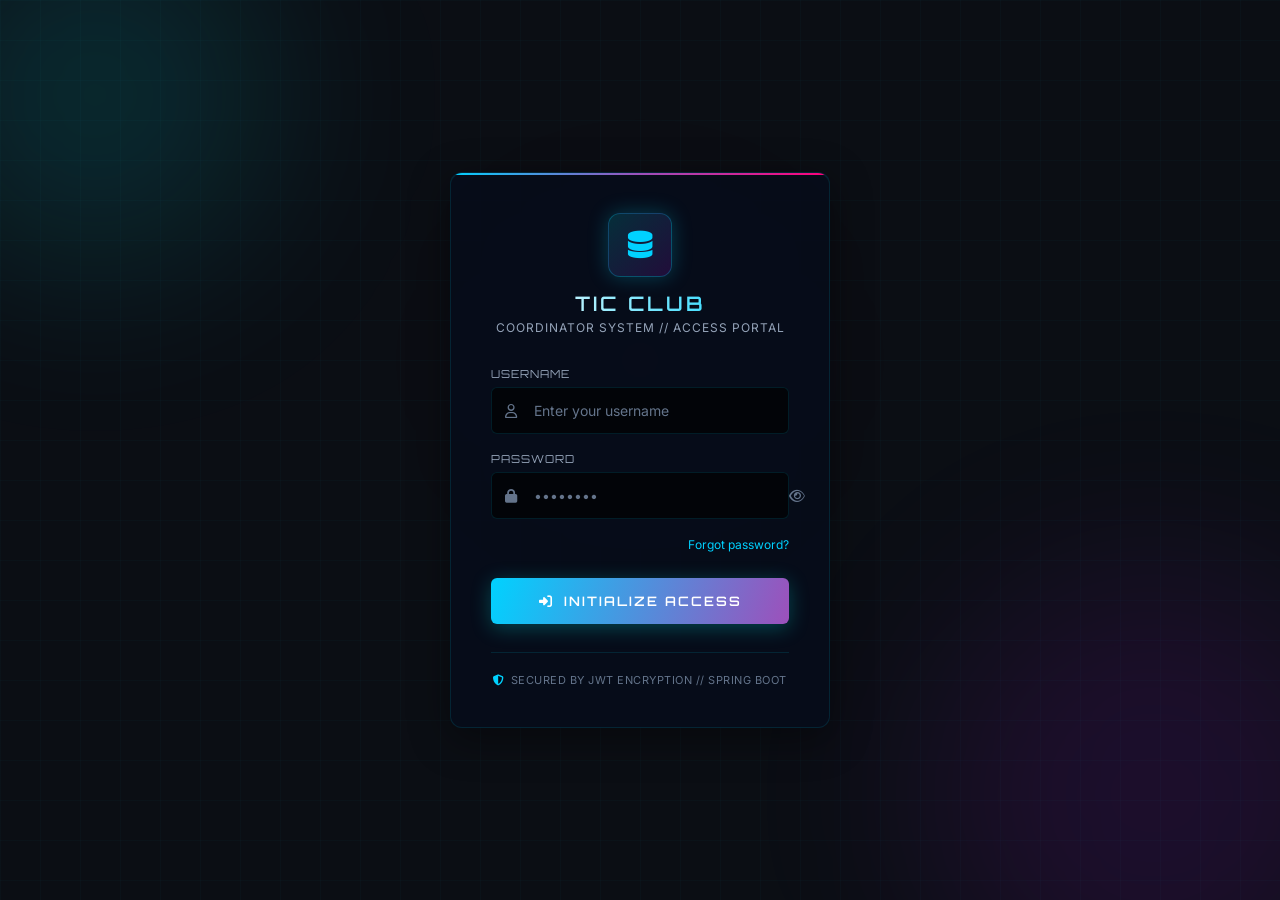
<file: frontend/index.html>
<!DOCTYPE html>
<html lang="en">
<head>
    <meta charset="UTF-8">
    <meta name="viewport" content="width=device-width, initial-scale=1.0">
    <title>Login — TIC Club Data Management</title>
    <link rel="stylesheet" href="https://cdnjs.cloudflare.com/ajax/libs/font-awesome/6.5.0/css/all.min.css">
    <link rel="stylesheet" href="./assets/css/main.css">
    <link rel="stylesheet" href="./assets/css/auth.css">
</head>
<body class="auth-page">
    <!-- Ambient Orbs -->
    <div class="orb orb-1"></div>
    <div class="orb orb-2"></div>
    <div class="orb orb-3"></div>

    <div class="auth-wrap">
        <div class="auth-card">
            <div class="auth-logo">
                <div class="logo-box"><i class="fa-solid fa-database"></i></div>
                <h1>TIC Club</h1>
                <p>COORDINATOR SYSTEM // ACCESS PORTAL</p>
            </div>

            <div class="alert error" id="alertBox">
                <i class="fa-solid fa-triangle-exclamation"></i>
                <span id="alertMsg">Invalid credentials.</span>
            </div>

            <form class="auth-form" id="loginForm" novalidate>
                <div class="input-group">
                    <label>Username</label>
                    <div class="input-icon-wrap">
                        <input class="input-field" type="text" id="username" placeholder="Enter your username" autocomplete="username" required>
                        <i class="fa-regular fa-user"></i>
                    </div>
                </div>

                <div class="input-group">
                    <label>Password</label>
                    <div class="pass-wrap input-icon-wrap">
                        <input class="input-field" type="password" id="password" placeholder="••••••••" autocomplete="current-password" required>
                        <i class="fa-solid fa-lock"></i>
                        <button type="button" class="toggle-pass" id="togglePass">
                            <i class="fa-regular fa-eye" id="eyeIcon"></i>
                        </button>
                    </div>
                </div>

                <div class="form-extras">
                    <a href="forgot-password.html" class="form-link">Forgot password?</a>
                </div>

                <button type="submit" class="auth-btn" id="loginBtn">
                    <i class="fa-solid fa-right-to-bracket" id="btnIcon"></i>
                    <span id="btnText">INITIALIZE ACCESS</span>
                    <div class="spinner" id="loginSpinner"></div>
                </button>
            </form>

            <div class="auth-footer">
                <p><i class="fa-solid fa-shield-halved" style="color:var(--cyan);margin-right:6px;"></i>SECURED BY JWT ENCRYPTION // SPRING BOOT</p>
            </div>
        </div>
    </div>

    <script src="./assets/js/api.js"></script>
    <script src="./assets/js/auth.js"></script>
</body>
</html>
</file>
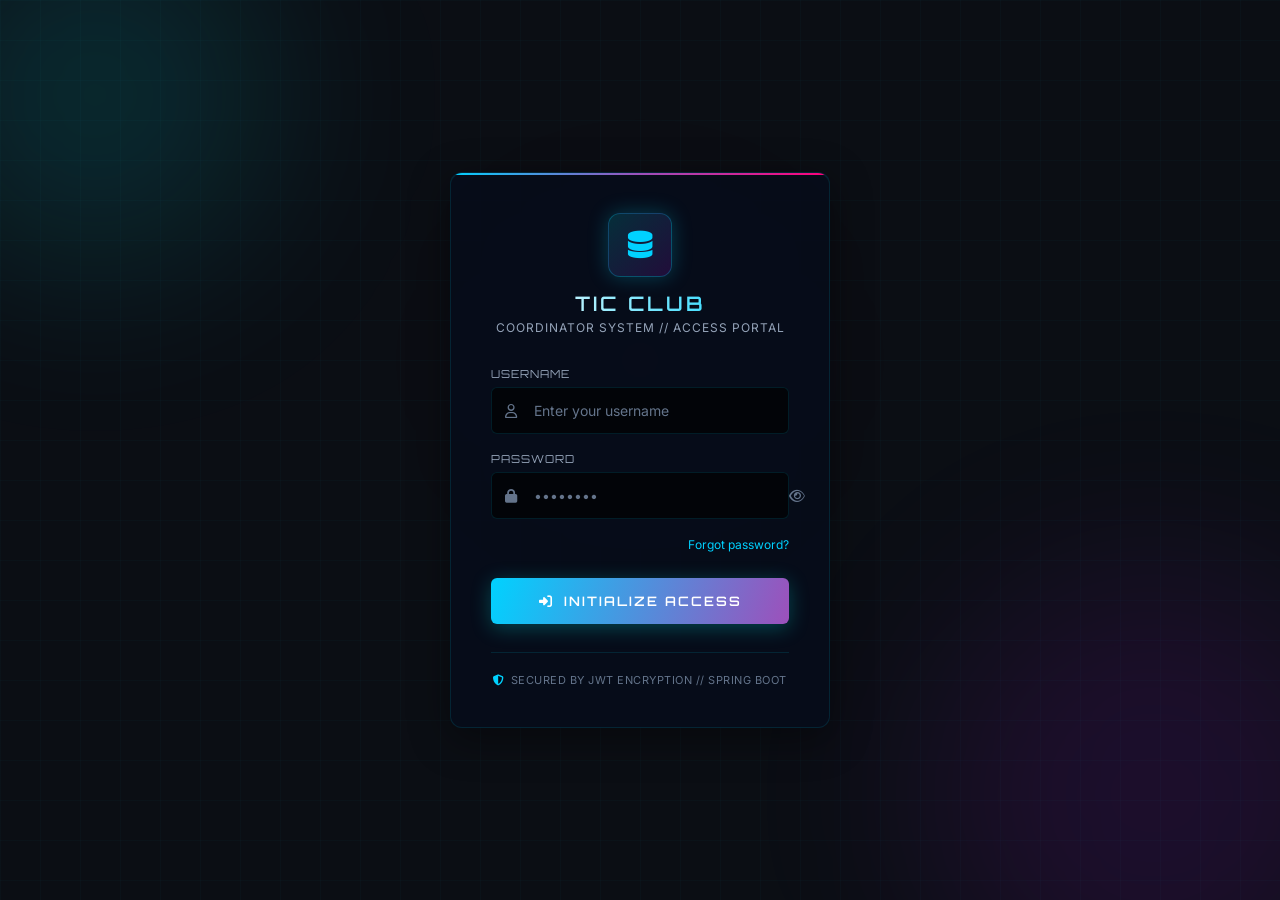
<file: frontend/attendance.html>
<!DOCTYPE html>
<html lang="en">
<head>
    <meta charset="UTF-8">
    <meta name="viewport" content="width=device-width, initial-scale=1.0">
    <title>Attendance — TIC Club System</title>
    <link rel="stylesheet" href="https://cdnjs.cloudflare.com/ajax/libs/font-awesome/6.5.0/css/all.min.css">
    <link rel="stylesheet" href="./assets/css/main.css">
    <link rel="stylesheet" href="./assets/css/dashboard.css">
</head>
<body>
<div class="app">
    <aside class="sidebar">
        <div class="sidebar-brand"><div class="brand-logo"><div class="brand-icon"><i class="fa-solid fa-database"></i></div><div><div class="brand-name">TIC CLUB</div><div class="brand-sub">DATA MANAGEMENT SYSTEM</div></div></div></div>
        <nav>
            <div class="nav-section">
                <div class="nav-label">Core</div>
                <a href="dashboard.html" class="nav-item"><i class="fa-solid fa-gauge-high"></i> Dashboard</a>
                <a href="students.html"  class="nav-item"><i class="fa-solid fa-user-graduate"></i> Students</a>
                <a href="teams.html"     class="nav-item"><i class="fa-solid fa-users"></i> Teams</a>
                <a href="events.html"    class="nav-item"><i class="fa-solid fa-calendar-days"></i> Events</a>
                <a href="attendance.html"class="nav-item active"><i class="fa-solid fa-clipboard-check"></i> Attendance</a>
            </div>
            <div class="nav-section"><div class="nav-label">Analytics</div><a href="reports.html" class="nav-item"><i class="fa-solid fa-chart-bar"></i> Reports</a></div>
        </nav>
        <div class="sidebar-footer"><div class="user-mini"><div class="user-avatar">A</div><div class="user-info"><div class="name">Admin</div><div class="role">ROLE_ADMIN</div></div><button class="logout-btn" id="logoutBtn"><i class="fa-solid fa-right-from-bracket"></i></button></div></div>
    </aside>

    <main class="main">
        <header class="topbar">
            <span class="page-title">ATTENDANCE MANAGEMENT</span>
            <div class="topbar-actions" style="margin-left:auto;"><div class="topbar-icon"><i class="fa-regular fa-bell"></i></div></div>
        </header>

        <div class="page-content">
            <!-- Filter Bar -->
            <div class="card" style="margin-bottom:20px;">
                <div class="section-title" style="margin-bottom:16px;">Filter by Event</div>
                <div style="display:flex;gap:12px;align-items:center;flex-wrap:wrap;">
                    <div style="flex:1;min-width:200px;">
                        <select class="input-field" id="eventFilter" onchange="loadAttendance()">
                            <option value="">Select an Event...</option>
                        </select>
                    </div>
                    <button class="btn btn-primary" onclick="openMarkModal()"><i class="fa-solid fa-plus"></i> Mark Attendance</button>
                </div>
            </div>

            <!-- Attendance Stats -->
            <div style="display:grid;grid-template-columns:repeat(3,1fr);gap:16px;margin-bottom:20px;">
                <div class="stat-card"><div class="stat-icon cyan"><i class="fa-solid fa-users"></i></div><div class="stat-info"><h3 id="totalPresent">—</h3><p>Present</p></div></div>
                <div class="stat-card"><div class="stat-icon pink"><i class="fa-solid fa-user-xmark"></i></div><div class="stat-info"><h3 id="totalAbsent">—</h3><p>Absent</p></div></div>
                <div class="stat-card"><div class="stat-icon purple"><i class="fa-solid fa-percent"></i></div><div class="stat-info"><h3 id="attendanceRate">—</h3><p>Attendance Rate</p></div></div>
            </div>

            <div class="table-card">
                <table class="data-table">
                    <thead>
                        <tr>
                            <th>#</th>
                            <th>Student Name</th>
                            <th>Club Dept</th>
                            <th>Event</th>
                            <th>Status</th>
                            <th>Marked At</th>
                            <th>Actions</th>
                        </tr>
                    </thead>
                    <tbody id="attendanceBody">
                        <tr><td colspan="7" style="text-align:center;color:var(--text3);padding:40px;">Select an event to view attendance.</td></tr>
                    </tbody>
                </table>
            </div>
        </div>
    </main>
</div>

<!-- MARK ATTENDANCE MODAL -->
<div class="modal-overlay" id="markModal">
    <div class="modal">
        <div class="modal-header">
            <span class="modal-title">MARK ATTENDANCE</span>
            <button class="modal-close" onclick="closeMarkModal()"><i class="fa-solid fa-xmark"></i></button>
        </div>
        <form id="attendanceForm" novalidate>
            <div class="form-grid">
                <div class="input-group full">
                    <label>Event</label>
                    <select class="input-field" id="markEvent" required>
                        <option value="">Select Event...</option>
                    </select>
                </div>
                <div class="input-group full">
                    <label>Student</label>
                    <select class="input-field" id="markStudent" required>
                        <option value="">Select Student...</option>
                    </select>
                </div>
                <div class="input-group full">
                    <label>Attendance Status</label>
                    <select class="input-field" id="markStatus" required>
                        <option value="PRESENT">Present</option>
                        <option value="ABSENT">Absent</option>
                        <option value="LATE">Late</option>
                    </select>
                </div>
            </div>
            <div class="form-actions">
                <button type="button" class="btn btn-outline" onclick="closeMarkModal()">Cancel</button>
                <button type="submit" class="btn btn-primary"><i class="fa-solid fa-check"></i> Submit</button>
            </div>
        </form>
    </div>
</div>

<script src="./assets/js/api.js"></script>
<script src="./assets/js/attendance.js"></script>
</body>
</html>
</file>
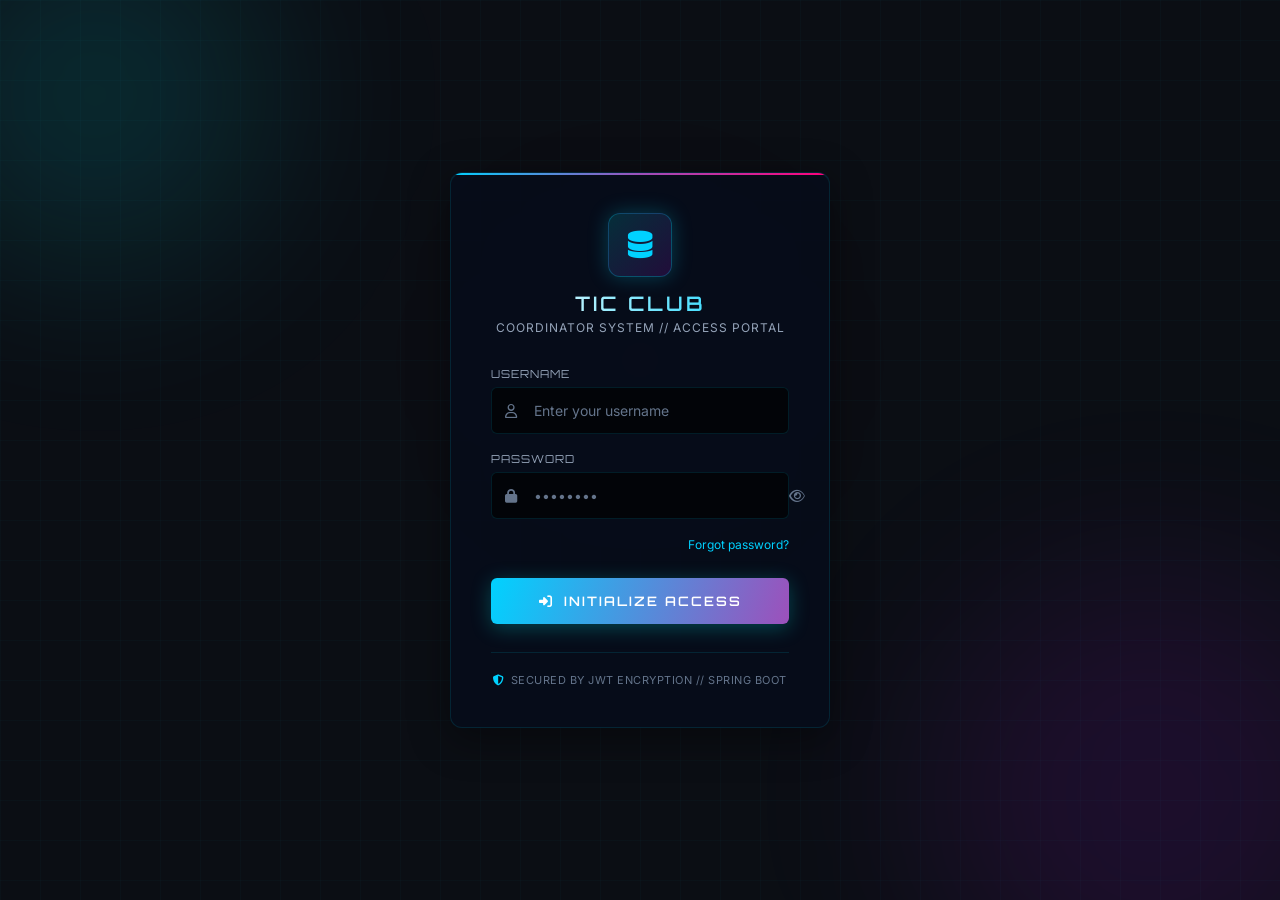
<file: frontend/events.html>
<!DOCTYPE html>
<html lang="en">
<head>
    <meta charset="UTF-8">
    <meta name="viewport" content="width=device-width, initial-scale=1.0">
    <title>Events — TIC Club System</title>
    <link rel="stylesheet" href="https://cdnjs.cloudflare.com/ajax/libs/font-awesome/6.5.0/css/all.min.css">
    <link rel="stylesheet" href="./assets/css/main.css">
    <link rel="stylesheet" href="./assets/css/dashboard.css">
</head>
<body>
<div class="app">
    <aside class="sidebar">
        <div class="sidebar-brand"><div class="brand-logo"><div class="brand-icon"><i class="fa-solid fa-database"></i></div><div><div class="brand-name">TIC CLUB</div><div class="brand-sub">DATA MANAGEMENT SYSTEM</div></div></div></div>
        <nav>
            <div class="nav-section">
                <div class="nav-label">Core</div>
                <a href="dashboard.html" class="nav-item"><i class="fa-solid fa-gauge-high"></i> Dashboard</a>
                <a href="students.html"  class="nav-item"><i class="fa-solid fa-user-graduate"></i> Students</a>
                <a href="teams.html"     class="nav-item"><i class="fa-solid fa-users"></i> Teams</a>
                <a href="events.html"    class="nav-item active"><i class="fa-solid fa-calendar-days"></i> Events</a>
                <a href="attendance.html"class="nav-item"><i class="fa-solid fa-clipboard-check"></i> Attendance</a>
            </div>
            <div class="nav-section"><div class="nav-label">Analytics</div><a href="reports.html" class="nav-item"><i class="fa-solid fa-chart-bar"></i> Reports</a></div>
        </nav>
        <div class="sidebar-footer"><div class="user-mini"><div class="user-avatar">A</div><div class="user-info"><div class="name">Admin</div><div class="role">ROLE_ADMIN</div></div><button class="logout-btn" id="logoutBtn"><i class="fa-solid fa-right-from-bracket"></i></button></div></div>
    </aside>

    <main class="main">
        <header class="topbar">
            <span class="page-title">EVENT MANAGEMENT</span>
            <div class="topbar-search"><i class="fa-solid fa-search"></i><input type="text" id="searchInput" placeholder="Search events..."></div>
            <div class="topbar-actions"><div class="topbar-icon"><i class="fa-regular fa-bell"></i></div></div>
        </header>

        <div class="page-content">
            <div class="section-header" style="margin-bottom:20px;">
                <span class="section-title">All Events</span>
                <button class="btn btn-primary" onclick="openModal()"><i class="fa-solid fa-plus"></i> Schedule Event</button>
            </div>

            <div class="table-card">
                <div class="table-toolbar">
                    <span class="text-muted" style="font-size:13px;">Events: <span id="totalCount" class="text-cyan">0</span></span>
                    <div style="margin-left:auto;display:flex;gap:10px;">
                        <select class="input-field" id="statusFilter" style="padding:8px 12px;width:auto;font-size:12px;">
                            <option value="">All Status</option>
                            <option>Upcoming</option>
                            <option>Completed</option>
                            <option>Cancelled</option>
                        </select>
                    </div>
                </div>
                <table class="data-table">
                    <thead>
                        <tr>
                            <th>#</th>
                            <th>Event Title</th>
                            <th>Date</th>
                            <th>Mode</th>
                            <th>Host By</th>
                            <th>Host Dept</th>
                            <th>Status</th>
                            <th>Actions</th>
                        </tr>
                    </thead>
                    <tbody id="eventsBody">
                        <tr><td colspan="8" style="text-align:center;color:var(--text3);padding:40px;">Loading events...</td></tr>
                    </tbody>
                </table>
            </div>
        </div>
    </main>
</div>

<!-- ADD EVENT MODAL -->
<div class="modal-overlay" id="eventModal">
    <div class="modal" style="max-width:520px;">
        <div class="modal-header">
            <span class="modal-title" id="modalTitle">SCHEDULE EVENT</span>
            <button class="modal-close" onclick="closeModal()"><i class="fa-solid fa-xmark"></i></button>
        </div>
        <form id="eventForm" novalidate>
            <div class="form-grid">
                <div class="input-group full">
                    <label>Event Title</label>
                    <input class="input-field" type="text" id="title" placeholder="e.g. AI Automation Workshop" required>
                </div>
                <div class="input-group full">
                    <label>Description</label>
                    <textarea class="input-field" id="description" placeholder="Event details..." rows="3" style="resize:vertical;"></textarea>
                </div>
                <div class="input-group">
                    <label>Event Date & Time</label>
                    <input class="input-field" type="datetime-local" id="eventDate" required>
                </div>
                <div class="input-group">
                    <label>Mode</label>
                    <select class="input-field" id="mode" required>
                        <option value="Offline">Offline</option>
                        <option value="Online">Online</option>
                        <option value="Hybrid">Hybrid</option>
                    </select>
                </div>
                <div class="input-group">
                    <label>Host By</label>
                    <input class="input-field" type="text" id="hostedBy" placeholder="e.g. Alpit">
                </div>
                <div class="input-group">
                    <label>Host Dept</label>
                    <select class="input-field" id="hostDept" required>
                        <option value="">Select Dept...</option>
                        <option>Technical</option>
                        <option>Administration</option>
                        <option>Event Management</option>
                        <option>Social Media</option>
                        <option>Research & Development</option>
                        <option>Documentation</option>
                    </select>
                </div>
            </div>
            <div class="form-actions">
                <button type="button" class="btn btn-outline" onclick="closeModal()">Cancel</button>
                <button type="submit" class="btn btn-primary">
                    <i class="fa-solid fa-calendar-plus"></i> Save Event
                </button>
            </div>
        </form>
    </div>
</div>

<script src="./assets/js/api.js"></script>
<script src="./assets/js/events.js"></script>
</body>
</html>
</file>
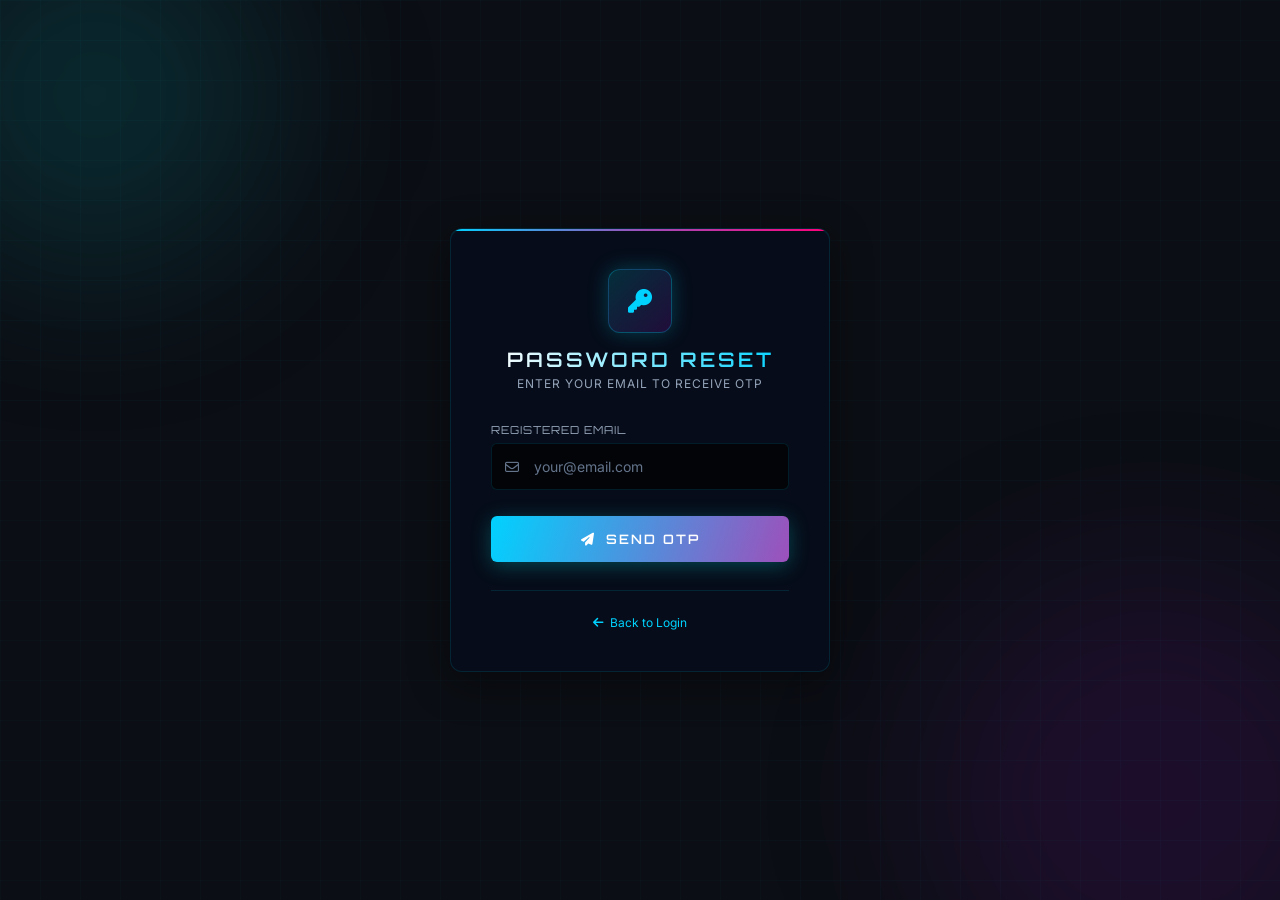
<file: frontend/forgot-password.html>
<!DOCTYPE html>
<html lang="en">
<head>
    <meta charset="UTF-8">
    <meta name="viewport" content="width=device-width, initial-scale=1.0">
    <title>Forgot Password — TIC Club</title>
    <link rel="stylesheet" href="https://cdnjs.cloudflare.com/ajax/libs/font-awesome/6.5.0/css/all.min.css">
    <link rel="stylesheet" href="./assets/css/main.css">
    <link rel="stylesheet" href="./assets/css/auth.css">
</head>
<body class="auth-page">
    <div class="orb orb-1"></div>
    <div class="orb orb-2"></div>

    <div class="auth-wrap">
        <div class="auth-card">
            <div class="auth-logo">
                <div class="logo-box" style="font-size:24px;"><i class="fa-solid fa-key"></i></div>
                <h1>PASSWORD RESET</h1>
                <p>ENTER YOUR EMAIL TO RECEIVE OTP</p>
            </div>

            <div class="alert error" id="alertBox">
                <i class="fa-solid fa-triangle-exclamation"></i>
                <span id="alertMsg">An error occurred.</span>
            </div>
            <div class="alert success" id="successBox">
                <i class="fa-solid fa-check-circle"></i>
                <span id="successMsg">OTP sent! Check your email.</span>
            </div>

            <form class="auth-form" id="forgotForm" novalidate>
                <div class="input-group">
                    <label>Registered Email</label>
                    <div class="input-icon-wrap">
                        <input class="input-field" type="email" id="email" placeholder="your@email.com" required>
                        <i class="fa-regular fa-envelope"></i>
                    </div>
                </div>

                <button type="submit" class="auth-btn" id="submitBtn">
                    <i class="fa-solid fa-paper-plane"></i>
                    <span id="btnText">SEND OTP</span>
                    <div class="spinner" id="spinner"></div>
                </button>
            </form>

            <div class="auth-footer">
                <a href="index.html" class="form-link">
                    <i class="fa-solid fa-arrow-left" style="margin-right:6px;"></i>Back to Login
                </a>
            </div>
        </div>
    </div>

    <script src="./assets/js/api.js"></script>
    <script src="./assets/js/forgot-password.js"></script>
</body>
</html>
</file>
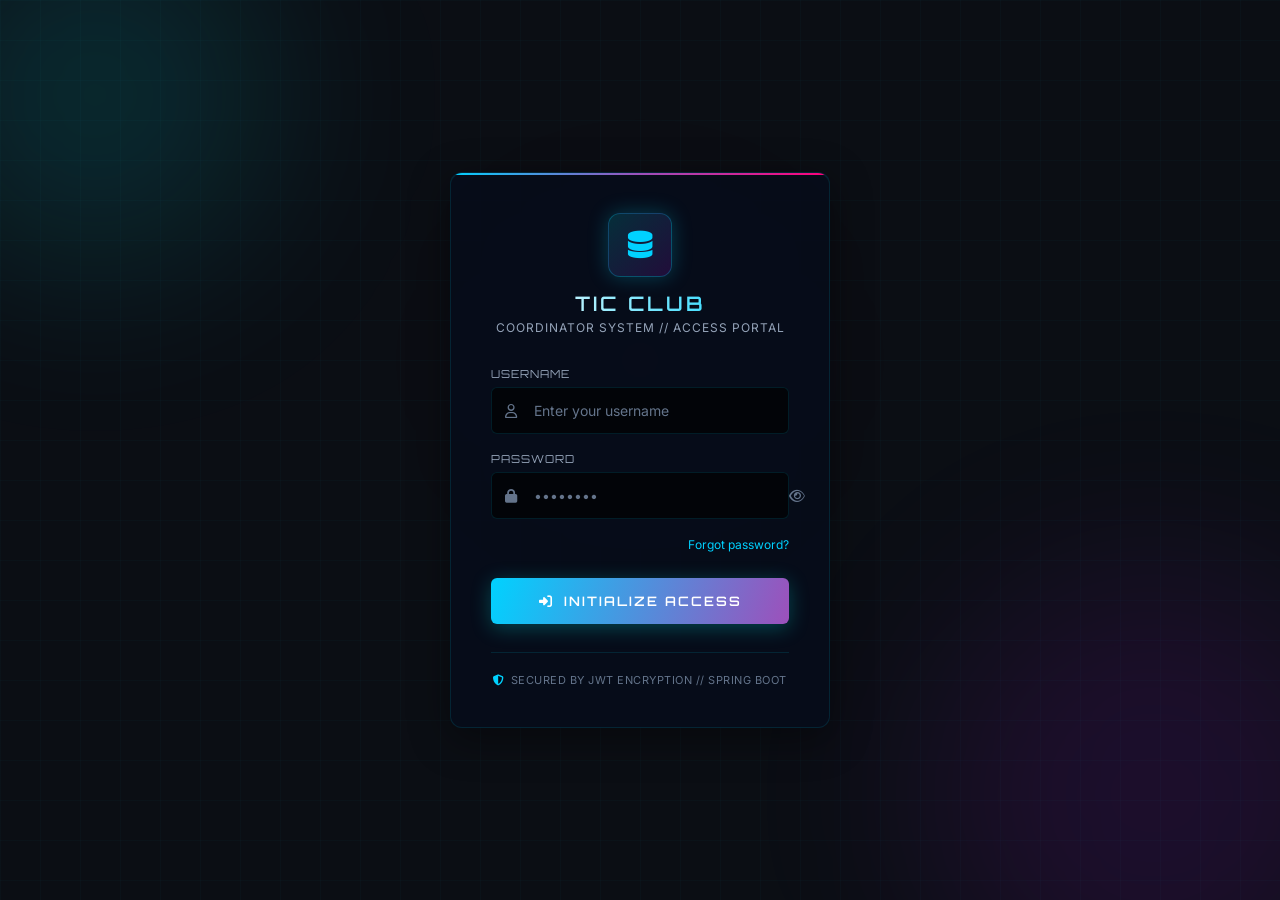
<file: frontend/students.html>
<!DOCTYPE html>
<html lang="en">
<head>
    <meta charset="UTF-8">
    <meta name="viewport" content="width=device-width, initial-scale=1.0">
    <title>Students — TIC Club System</title>
    <link rel="stylesheet" href="https://cdnjs.cloudflare.com/ajax/libs/font-awesome/6.5.0/css/all.min.css">
    <link rel="stylesheet" href="./assets/css/main.css">
    <link rel="stylesheet" href="./assets/css/dashboard.css">
</head>
<body>
<div class="app">
    <aside class="sidebar">
        <div class="sidebar-brand"><div class="brand-logo"><div class="brand-icon"><i class="fa-solid fa-database"></i></div><div><div class="brand-name">TIC CLUB</div><div class="brand-sub">DATA MANAGEMENT SYSTEM</div></div></div></div>
        <nav>
            <div class="nav-section">
                <div class="nav-label">Core</div>
                <a href="dashboard.html" class="nav-item"><i class="fa-solid fa-gauge-high"></i> Dashboard</a>
                <a href="students.html"  class="nav-item active"><i class="fa-solid fa-user-graduate"></i> Students</a>
                <a href="teams.html"     class="nav-item"><i class="fa-solid fa-users"></i> Teams</a>
                <a href="events.html"    class="nav-item"><i class="fa-solid fa-calendar-days"></i> Events</a>
                <a href="attendance.html"class="nav-item"><i class="fa-solid fa-clipboard-check"></i> Attendance</a>
            </div>
            <div class="nav-section"><div class="nav-label">Analytics</div><a href="reports.html" class="nav-item"><i class="fa-solid fa-chart-bar"></i> Reports</a></div>
        </nav>
        <div class="sidebar-footer"><div class="user-mini"><div class="user-avatar" id="avatarInitial">A</div><div class="user-info"><div class="name" id="sidebarUsername">Admin</div><div class="role">ROLE_ADMIN</div></div><button class="logout-btn" id="logoutBtn"><i class="fa-solid fa-right-from-bracket"></i></button></div></div>
    </aside>

    <main class="main">
        <header class="topbar">
            <span class="page-title">STUDENT MANAGEMENT</span>
            <div class="topbar-search"><i class="fa-solid fa-search"></i><input type="text" id="searchInput" placeholder="Search students..." oninput="filterStudents()"></div>
            <div class="topbar-actions"><div class="topbar-icon"><i class="fa-regular fa-bell"></i></div></div>
        </header>

        <div class="page-content">
            <div class="section-header" style="margin-bottom:20px;">
                <span class="section-title">All Students</span>
                <button class="btn btn-primary" onclick="openModal()"><i class="fa-solid fa-plus"></i> Add Student</button>
            </div>

            <div class="table-card">
                <div class="table-toolbar">
                    <span class="text-muted" style="font-size:13px;">Total: <span id="totalCount" class="text-cyan">0</span> students</span>
                    <div style="margin-left:auto;display:flex;gap:10px;">
                        <select class="input-field" id="deptFilter" onchange="filterStudents()" style="padding:8px 12px;width:auto;font-size:12px;">
                            <option value="">All Departments</option>
                            <option>Administration</option>
                            <option>Event Management</option>
                            <option>Technical</option>
                            <option>Research & Development</option>
                            <option>Social Media</option>
                            <option>Documentation</option>
                        </select>
                    </div>
                </div>
                <table class="data-table">
                    <thead>
                        <tr>
                            <th>#</th>
                            <th>Name & Email</th>
                            <th>Academic Dept</th>
                            <th>Club Dept</th>
                            <th>Club Role</th>
                            <th>Contact</th>
                            <th>Actions</th>
                        </tr>
                    </thead>
                    <tbody id="studentsBody">
                        <tr><td colspan="7" style="text-align:center;color:var(--text3);padding:40px;">Loading students...</td></tr>
                    </tbody>
                </table>
            </div>
        </div>
    </main>
</div>

<!-- ADD STUDENT MODAL -->
<div class="modal-overlay" id="studentModal">
    <div class="modal">
        <div class="modal-header">
            <span class="modal-title" id="modalTitle">ADD STUDENT</span>
            <button class="modal-close" onclick="closeModal()"><i class="fa-solid fa-xmark"></i></button>
        </div>
        <form id="studentForm" novalidate>
            <div class="form-grid">
                <div class="input-group full">
                    <label>Full Name</label>
                    <input class="input-field" type="text" id="fullName" placeholder="Student's full name" required>
                </div>
                <div class="input-group">
                    <label>Email</label>
                    <input class="input-field" type="email" id="email" placeholder="student@email.com" required>
                </div>
                <div class="input-group">
                    <label>Club Dept</label>
                    <select class="input-field" id="clubDept" required>
                        <option value="">Select Club Dept...</option>
                        <option value="Administration">Administration</option>
                        <option value="Event Management">Event Management</option>
                        <option value="Technical">Technical</option>
                        <option value="Research & Development">Research & Development</option>
                        <option value="Social Media">Social Media</option>
                        <option value="Documentation">Documentation</option>
                    </select>
                </div>
                <div class="input-group">
                    <label>Department</label>
                    <select class="input-field" id="department" required>
                        <option value="">Select dept...</option>
                            <option>Artificial Intelligence & Data Science</option>
                            <option>Computer Science (Data Science)</option>
                            <option>Computer Engineering</option>
                            <option>Information Technology</option>
                    </select>
                </div>
                <div class="input-group">
                    <label>Department Role</label>
                    <select class="input-field" id="departmentRole" required>
                        <option value="">Select Club Dept Role</option>
                        <option value="President">President</option>
                        <option value="Admin">Admin</option>
                        <option value="Department Head">Department Head</option>
                        <option value="Junior Head">Junior Head</option>
                        <option value="Coordinator">Coordinator</option>
                    </select>
                </div>
                <div class="input-group full">
                    <label>Phone Number</label>
                    <input class="input-field" type="tel" id="phoneNumber" placeholder="10-digit number" required maxlength="10" pattern="[0-9]{10}">
                </div>
            </div>
            <div class="form-actions">
                <button type="button" class="btn btn-outline" onclick="closeModal()">Cancel</button>
                <button type="submit" class="btn btn-primary" id="saveStudentBtn">
                    <i class="fa-solid fa-floppy-disk"></i> Save Student
                </button>
            </div>
        </form>
    </div>
</div>

<script src="./assets/js/api.js"></script>
<script src="./assets/js/students.js"></script>
</body>
</html>
</file>
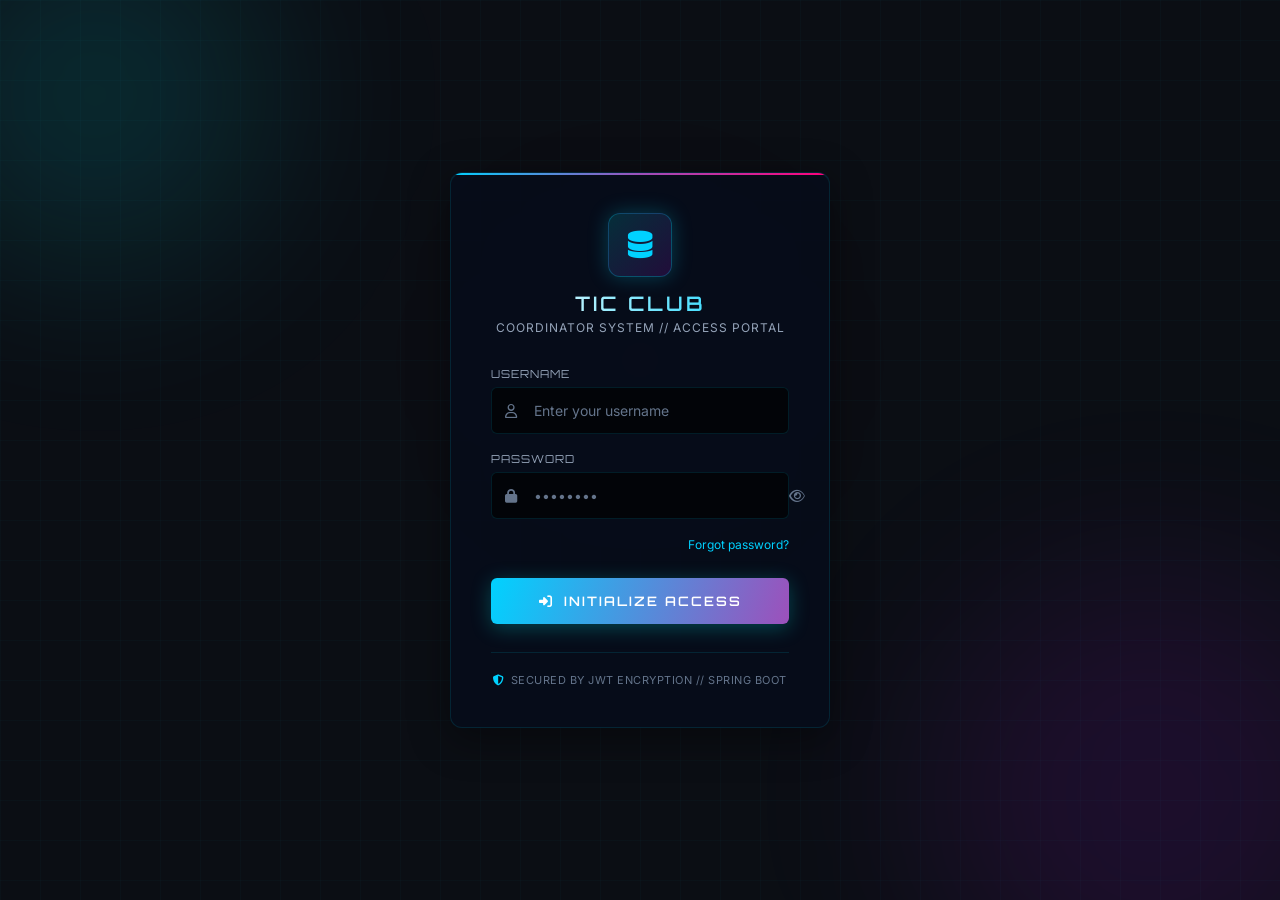
<file: frontend/teams.html>
<!DOCTYPE html>
<html lang="en">
<head>
    <meta charset="UTF-8">
    <meta name="viewport" content="width=device-width, initial-scale=1.0">
    <title>Teams — TIC Club System</title>
    <link rel="stylesheet" href="https://cdnjs.cloudflare.com/ajax/libs/font-awesome/6.5.0/css/all.min.css">
    <link rel="stylesheet" href="./assets/css/main.css">
    <link rel="stylesheet" href="./assets/css/dashboard.css">
</head>
<body>
<div class="app">
    <!-- SIDEBAR -->
    <aside class="sidebar">
        <div class="sidebar-brand">
            <div class="brand-logo">
                <div class="brand-icon"><i class="fa-solid fa-database"></i></div>
                <div>
                    <div class="brand-name">TIC CLUB</div>
                    <div class="brand-sub">DATA MANAGEMENT SYSTEM</div>
                </div>
            </div>
        </div>
        <nav>
            <div class="nav-section">
                <div class="nav-label">Core</div>
                <a href="dashboard.html" class="nav-item"><i class="fa-solid fa-gauge-high"></i> Dashboard</a>
                <a href="students.html"  class="nav-item"><i class="fa-solid fa-user-graduate"></i> Students</a>
                <a href="teams.html"     class="nav-item active"><i class="fa-solid fa-users"></i> Teams</a>
                <a href="events.html"    class="nav-item"><i class="fa-solid fa-calendar-days"></i> Events</a>
                <a href="attendance.html"class="nav-item"><i class="fa-solid fa-clipboard-check"></i> Attendance</a>
            </div>
            <div class="nav-section">
                <div class="nav-label">Analytics</div>
                <a href="reports.html" class="nav-item"><i class="fa-solid fa-chart-bar"></i> Reports</a>
            </div>
        </nav>
        <div class="sidebar-footer">
            <div class="user-mini">
                <div class="user-avatar" id="avatarInitial">A</div>
                <div class="user-info">
                    <div class="name" id="sidebarUsername">Admin</div>
                    <div class="role">ROLE_ADMIN</div>
                </div>
                <button class="logout-btn" id="logoutBtn"><i class="fa-solid fa-right-from-bracket"></i></button>
            </div>
        </div>
    </aside>

    <!-- MAIN -->
    <main class="main">
        <header class="topbar">
            <span class="page-title">TEAM MANAGEMENT</span>
            <div class="topbar-search">
                <i class="fa-solid fa-search"></i>
                <input type="text" id="searchInput" placeholder="Search teams...">
            </div>
            <div class="topbar-actions">
                <div class="topbar-icon"><i class="fa-regular fa-bell"></i></div>
            </div>
        </header>

        <div class="page-content">
            <div class="section-header" style="margin-bottom:20px;">
                <span class="section-title">All Teams</span>
                <button class="btn btn-primary" onclick="openModal()"><i class="fa-solid fa-plus"></i> Create Team</button>
            </div>

            <div class="table-card glass">
                <div class="table-toolbar">
                    <span class="text-muted" style="font-size:13px;">Teams: <span id="totalCount" class="text-cyan">0</span></span>
                    <div style="margin-left:auto;">
                        <button class="btn btn-outline" style="padding:8px 15px; font-size:12px;" onclick="loadTeams()">
                            <i class="fa-solid fa-rotate"></i> Refresh
                        </button>
                    </div>
                </div>
                <table class="data-table">
                    <thead>
                        <tr>
                            <th>#</th>
                            <th>Team Name</th>
                            <th>Description</th>
                            <th>Members</th>
                            <th>Actions</th>
                        </tr>
                    </thead>
                    <tbody id="teamsBody">
                        <tr><td colspan="5" style="text-align:center;color:var(--text3);padding:40px;">Loading teams...</td></tr>
                    </tbody>
                </table>
            </div>
        </div>
    </main>
</div>

<!-- ADD/EDIT TEAM MODAL -->
<div class="modal-overlay" id="teamModal">
    <div class="modal" style="max-width:560px;">
        <div class="modal-header">
            <span class="modal-title" id="modalTitle">CREATE TEAM</span>
            <button class="modal-close" onclick="closeModal()"><i class="fa-solid fa-xmark"></i></button>
        </div>
        <form id="teamForm" novalidate>
            <div class="form-grid">
                <div class="input-group full">
                    <label>Team Name</label>
                    <input class="input-field" type="text" id="teamName" placeholder="e.g. Web Development Core" required>
                </div>
                <div class="input-group full">
                    <label>Description</label>
                    <textarea class="input-field" id="description" placeholder="What this team does..." rows="3" style="resize:vertical;"></textarea>
                </div>
                
                <div class="input-group full">
                    <label>Select Members</label>
                    <div id="studentCheckboxes" class="glass" style="max-height: 200px; overflow-y: auto; padding: 15px; border-radius: var(--radius); margin-top: 5px;">
                        <!-- Checkboxes will be rendered here -->
                        <div class="text-muted" style="font-size:12px;">Loading students...</div>
                    </div>
                </div>
            </div>
            <div class="form-actions">
                <button type="button" class="btn btn-outline" onclick="closeModal()">Cancel</button>
                <button type="submit" class="btn btn-primary" id="saveTeamBtn">
                    <i class="fa-solid fa-floppy-disk"></i> Save Team
                </button>
            </div>
        </form>
    </div>
</div>

<script src="./assets/js/api.js"></script>
<script src="./assets/js/teams.js"></script>
</body>
</html>
</file>
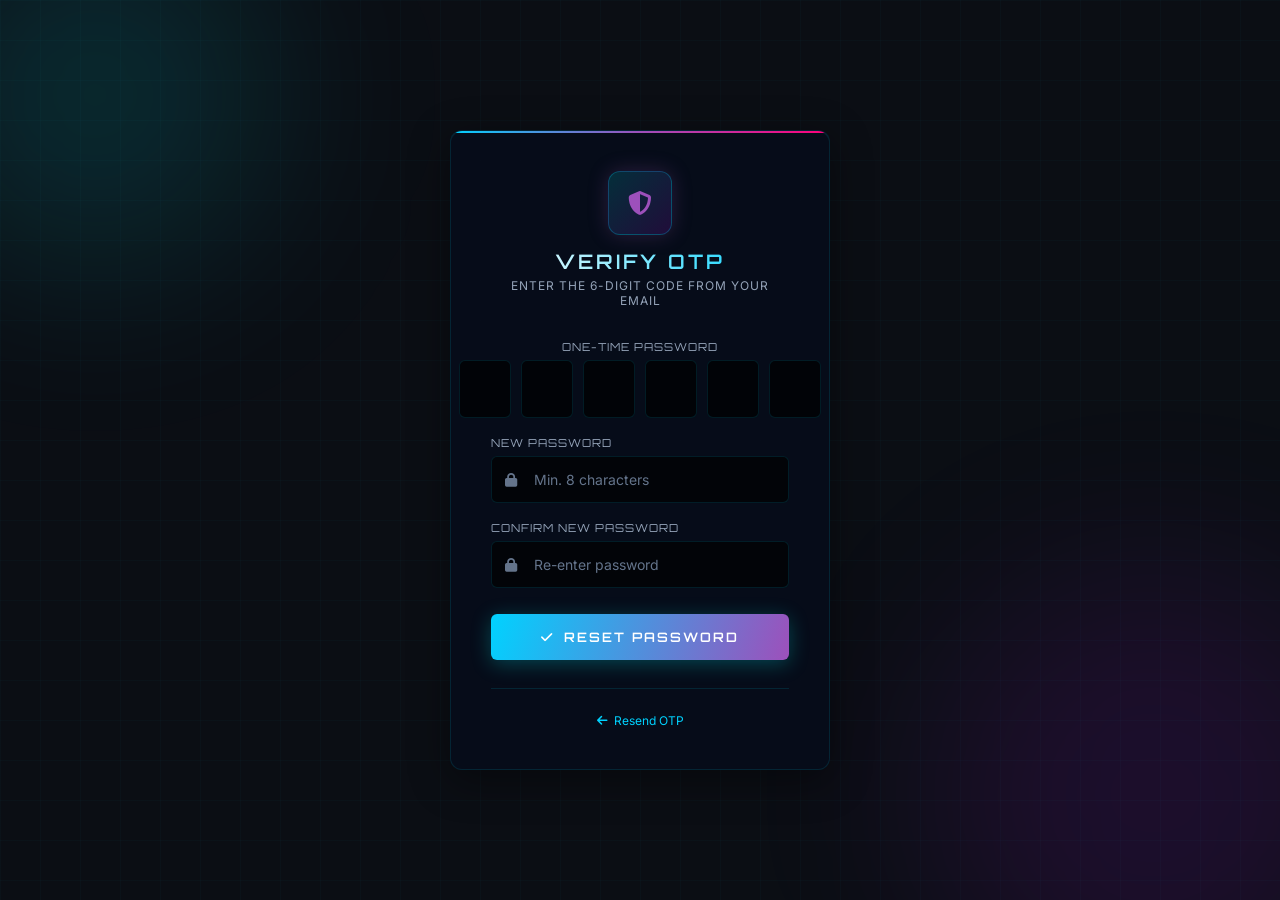
<file: frontend/verify-otp.html>
<!DOCTYPE html>
<html lang="en">
<head>
    <meta charset="UTF-8">
    <meta name="viewport" content="width=device-width, initial-scale=1.0">
    <title>Verify OTP — TIC Club</title>
    <link rel="stylesheet" href="https://cdnjs.cloudflare.com/ajax/libs/font-awesome/6.5.0/css/all.min.css">
    <link rel="stylesheet" href="./assets/css/main.css">
    <link rel="stylesheet" href="./assets/css/auth.css">
</head>
<body class="auth-page">
    <div class="orb orb-1"></div>
    <div class="orb orb-2"></div>

    <div class="auth-wrap">
        <div class="auth-card">
            <div class="auth-logo">
                <div class="logo-box" style="font-size:24px;color:var(--purple);box-shadow:var(--glow-purple);"><i class="fa-solid fa-shield-halved"></i></div>
                <h1>VERIFY OTP</h1>
                <p>ENTER THE 6-DIGIT CODE FROM YOUR EMAIL</p>
            </div>

            <div class="alert error" id="alertBox">
                <i class="fa-solid fa-triangle-exclamation"></i>
                <span id="alertMsg">Invalid OTP.</span>
            </div>

            <form class="auth-form" id="otpForm" novalidate>
                <div class="input-group" style="align-items:center;">
                    <label>ONE-TIME PASSWORD</label>
                    <div class="otp-wrap">
                        <input class="otp-input" type="text" maxlength="1" id="otp1" inputmode="numeric">
                        <input class="otp-input" type="text" maxlength="1" id="otp2" inputmode="numeric">
                        <input class="otp-input" type="text" maxlength="1" id="otp3" inputmode="numeric">
                        <input class="otp-input" type="text" maxlength="1" id="otp4" inputmode="numeric">
                        <input class="otp-input" type="text" maxlength="1" id="otp5" inputmode="numeric">
                        <input class="otp-input" type="text" maxlength="1" id="otp6" inputmode="numeric">
                    </div>
                </div>

                <div class="input-group">
                    <label>New Password</label>
                    <div class="pass-wrap input-icon-wrap">
                        <input class="input-field" type="password" id="newPassword" placeholder="Min. 8 characters" required>
                        <i class="fa-solid fa-lock"></i>
                    </div>
                </div>

                <div class="input-group">
                    <label>Confirm New Password</label>
                    <div class="input-icon-wrap">
                        <input class="input-field" type="password" id="confirmPassword" placeholder="Re-enter password" required>
                        <i class="fa-solid fa-lock"></i>
                    </div>
                </div>

                <button type="submit" class="auth-btn" id="submitBtn">
                    <i class="fa-solid fa-check"></i>
                    <span id="btnText">RESET PASSWORD</span>
                    <div class="spinner" id="spinner"></div>
                </button>
            </form>

            <div class="auth-footer">
                <a href="forgot-password.html" class="form-link">
                    <i class="fa-solid fa-arrow-left" style="margin-right:6px;"></i>Resend OTP
                </a>
            </div>
        </div>
    </div>

    <script src="./assets/js/api.js"></script>
    <script src="./assets/js/otp.js"></script>
</body>
</html>
</file>
<file: frontend/assets/css/main.css>
/* ================================================
   GLOBAL DESIGN SYSTEM - TIC CLUB CYBERPUNK THEME
   ================================================ */

@import url('https://fonts.googleapis.com/css2?family=Orbitron:wght@400;500;600;700;900&family=Inter:wght@300;400;500;600;700&display=swap');

:root {
    /* === PREMIUM CORE COLORS === */
    --cyan: #00d2ff;
    --purple: #9d50bb;
    --pink: #ff007a;
    --bg: #0b0e14;
    --bg2: #121620;
    --bg3: #1a1f2c;
    --surface: rgba(18, 22, 32, 0.82);
    --surface2: rgba(26, 31, 44, 0.65);
    --border: rgba(0, 210, 255, 0.12);
    --border2: rgba(0, 210, 255, 0.25);

    /* === TEXT === */
    --text: #f1f5f9;
    --text2: #94a3b8;
    --text3: #64748b;

    /* === GRADIENTS === */
    --grad-cyber: linear-gradient(135deg, var(--cyan), var(--purple), var(--pink));
    --grad-btn: linear-gradient(108deg, var(--cyan), var(--purple));
    --grad-bg: radial-gradient(circle at top left, #1a1c2c, var(--bg));

    /* === GLOWS === */
    --glow-cyan: 0 0 20px rgba(0, 210, 255, 0.25);
    --glow-purple: 0 0 20px rgba(157, 80, 187, 0.25);
    --glow-panel: 0 10px 40px rgba(0, 0, 0, 0.4);

    /* === FONTS === */
    --font-head: 'Outfit', 'Orbitron', sans-serif;
    --font-body: 'Inter', sans-serif;

    /* === EFFECTS === */
    --transition: all 0.3s cubic-bezier(0.16, 1, 0.3, 1);
    --blur: blur(16px);
    --radius: 6px;
    --radius-lg: 12px;
}

/* === RESET === */
*,
*::before,
*::after {
    margin: 0;
    padding: 0;
    box-sizing: border-box;
}

html {
    scroll-behavior: smooth;
}

body {
    font-family: var(--font-body);
    background: var(--bg);
    color: var(--text);
    min-height: 100vh;
    overflow-x: hidden;
    /* Subtle grid overlay */
    background-image:
        linear-gradient(rgba(0, 243, 255, 0.02) 1px, transparent 1px),
        linear-gradient(90deg, rgba(0, 243, 255, 0.02) 1px, transparent 1px);
    background-size: 40px 40px;
}

/* === GLASS PANEL === */
.glass {
    background: var(--surface);
    backdrop-filter: var(--blur);
    -webkit-backdrop-filter: var(--blur);
    border: 1px solid var(--border);
    box-shadow: var(--glow-panel);
    transition: var(--transition);
}

.glass:hover {
    border-color: var(--border2);
    transform: translateY(-2px);
}

/* === TYPOGRAPHY === */
h1,
h2,
h3,
h4 {
    font-family: var(--font-head);
    letter-spacing: 0.5px;
    font-weight: 600;
}

a {
    text-decoration: none;
    color: var(--cyan);
    transition: var(--transition);
}

a:hover {
    color: #fff;
    text-shadow: 0 0 10px rgba(0, 210, 255, 0.4);
}

/* === CYBER GRADIENT TEXT === */
.grad-text {
    background: var(--grad-cyber);
    -webkit-background-clip: text;
    -webkit-text-fill-color: transparent;
    background-clip: text;
}

/* === BUTTONS === */
.btn {
    font-family: var(--font-head);
    font-size: 13px;
    font-weight: 600;
    letter-spacing: 1.5px;
    text-transform: uppercase;
    padding: 12px 28px;
    border: none;
    border-radius: var(--radius);
    cursor: pointer;
    display: inline-flex;
    align-items: center;
    gap: 8px;
    transition: var(--transition);
}

.btn-primary {
    background: var(--grad-btn);
    color: #fff;
    box-shadow: 0 4px 15px rgba(0, 243, 255, 0.2);
}

.btn-primary:hover {
    transform: translateY(-2px) scale(1.02);
    box-shadow: 0 8px 25px rgba(0, 243, 255, 0.5);
}

.btn-outline {
    background: transparent;
    color: var(--cyan);
    border: 1px solid var(--border2);
}

.btn-outline:hover {
    background: rgba(0, 243, 255, 0.08);
    box-shadow: var(--glow-cyan);
}

.btn-danger {
    background: rgba(255, 0, 85, 0.15);
    color: var(--pink);
    border: 1px solid rgba(255, 0, 85, 0.3);
}

.btn-danger:hover {
    background: rgba(255, 0, 85, 0.25);
    box-shadow: var(--glow-pink);
}

/* === INPUTS === */
.input-field {
    width: 100%;
    background: rgba(2, 3, 6, 0.8);
    border: 1px solid var(--border);
    border-radius: var(--radius);
    padding: 14px 16px;
    color: var(--text);
    font-family: var(--font-body);
    font-size: 14px;
    outline: none;
    transition: var(--transition);
}

.input-field::placeholder {
    color: var(--text3);
}

.input-field:focus {
    border-color: var(--cyan);
    box-shadow: 0 0 12px rgba(0, 243, 255, 0.2);
}

.input-group {
    position: relative;
    display: flex;
    flex-direction: column;
    gap: 6px;
}

.input-group label {
    font-size: 11px;
    font-family: var(--font-head);
    letter-spacing: 1px;
    text-transform: uppercase;
    color: var(--text2);
}

.input-icon-wrap {
    position: relative;
}

.input-icon-wrap i {
    position: absolute;
    left: 14px;
    top: 50%;
    transform: translateY(-50%);
    color: var(--text3);
    font-size: 14px;
    pointer-events: none;
    transition: var(--transition);
}

.input-icon-wrap .input-field {
    padding-left: 42px;
}

.input-icon-wrap .input-field:focus~i,
.input-icon-wrap:focus-within i {
    color: var(--cyan);
}

/* === TABLES === */
.data-table {
    width: 100%;
    border-collapse: collapse;
    font-size: 14px;
}

.data-table th {
    font-family: var(--font-head);
    font-size: 10px;
    letter-spacing: 2px;
    text-transform: uppercase;
    color: var(--text2);
    padding: 14px 16px;
    text-align: left;
    border-bottom: 1px solid var(--border);
}

.data-table td {
    padding: 14px 16px;
    border-bottom: 1px solid rgba(0, 243, 255, 0.05);
    color: var(--text);
    transition: var(--transition);
}

.data-table tr:hover td {
    background: rgba(0, 243, 255, 0.03);
}

/* === BADGES === */
.badge {
    display: inline-block;
    padding: 3px 10px;
    border-radius: 100px;
    font-size: 11px;
    font-weight: 600;
    letter-spacing: 0.5px;
}

.badge-cyan {
    background: rgba(0, 243, 255, 0.12);
    color: var(--cyan);
    border: 1px solid rgba(0, 243, 255, 0.3);
}

.badge-purple {
    background: rgba(188, 19, 254, 0.12);
    color: var(--purple);
    border: 1px solid rgba(188, 19, 254, 0.3);
}

.badge-pink {
    background: rgba(255, 0, 85, 0.12);
    color: var(--pink);
    border: 1px solid rgba(255, 0, 85, 0.3);
}

.badge-green {
    background: rgba(0, 255, 136, 0.12);
    color: #00ff88;
    border: 1px solid rgba(0, 255, 136, 0.3);
}

/* === CARDS === */
.card {
    background: var(--surface);
    border: 1px solid var(--border);
    border-radius: var(--radius-lg);
    padding: 24px;
    transition: var(--transition);
}

.card:hover {
    border-color: var(--border2);
    box-shadow: var(--glow-panel);
}

/* === STAT CARDS === */
.stat-card {
    background: var(--surface2);
    border: 1px solid var(--border);
    border-radius: var(--radius-lg);
    padding: 20px;
    display: flex;
    align-items: center;
    gap: 16px;
    transition: var(--transition);
    position: relative;
    overflow: hidden;
}

.stat-card::before {
    content: '';
    position: absolute;
    top: 0;
    left: 0;
    right: 0;
    height: 2px;
    background: var(--grad-cyber);
}

.stat-card:hover {
    transform: translateY(-2px);
    box-shadow: var(--glow-cyan);
    border-color: var(--border2);
}

.stat-icon {
    width: 48px;
    height: 48px;
    border-radius: var(--radius);
    display: flex;
    align-items: center;
    justify-content: center;
    font-size: 20px;
}

.stat-icon.cyan {
    background: rgba(0, 243, 255, 0.1);
    color: var(--cyan);
    box-shadow: 0 0 12px rgba(0, 243, 255, 0.2);
}

.stat-icon.purple {
    background: rgba(188, 19, 254, 0.1);
    color: var(--purple);
    box-shadow: 0 0 12px rgba(188, 19, 254, 0.2);
}

.stat-icon.pink {
    background: rgba(255, 0, 85, 0.1);
    color: var(--pink);
    box-shadow: 0 0 12px rgba(255, 0, 85, 0.2);
}

.stat-icon.green {
    background: rgba(0, 255, 136, 0.1);
    color: #00ff88;
    box-shadow: 0 0 12px rgba(0, 255, 136, 0.2);
}

.stat-info h3 {
    font-size: 28px;
    font-family: var(--font-head);
    font-weight: 700;
}

.stat-info p {
    font-size: 12px;
    color: var(--text2);
    text-transform: uppercase;
    letter-spacing: 1px;
    margin-top: 2px;
}

/* === SECTION HEADER === */
.section-header {
    display: flex;
    align-items: center;
    justify-content: space-between;
    margin-bottom: 24px;
}

.section-title {
    font-family: var(--font-head);
    font-size: 14px;
    letter-spacing: 2px;
    text-transform: uppercase;
    color: var(--text2);
    display: flex;
    align-items: center;
    gap: 10px;
}

.section-title::before {
    content: '';
    display: block;
    width: 3px;
    height: 16px;
    background: var(--grad-btn);
    border-radius: 2px;
}

/* === MODAL === */
.modal-overlay {
    display: none;
    position: fixed;
    inset: 0;
    background: rgba(2, 3, 6, 0.85);
    backdrop-filter: blur(4px);
    z-index: 1000;
    align-items: center;
    justify-content: center;
    padding: 20px;
}

.modal-overlay.active {
    display: flex;
}

.modal {
    background: var(--bg2);
    border: 1px solid var(--border2);
    border-radius: var(--radius-lg);
    padding: 32px;
    width: 100%;
    max-width: 480px;
    box-shadow: var(--glow-cyan);
    animation: slideUp 0.3s ease;
}

.modal-header {
    display: flex;
    align-items: center;
    justify-content: space-between;
    margin-bottom: 24px;
}

.modal-title {
    font-family: var(--font-head);
    font-size: 14px;
    letter-spacing: 2px;
    text-transform: uppercase;
    color: var(--cyan);
}

.modal-close {
    background: none;
    border: none;
    color: var(--text2);
    cursor: pointer;
    font-size: 18px;
    transition: var(--transition);
}

.modal-close:hover {
    color: var(--pink);
}

/* === FORM GRID === */
.form-grid {
    display: grid;
    grid-template-columns: 1fr 1fr;
    gap: 16px;
}

.form-grid .full {
    grid-column: 1 / -1;
}

.form-actions {
    display: flex;
    gap: 12px;
    justify-content: flex-end;
    margin-top: 24px;
}

/* === TOAST NOTIFICATION === */
.toast {
    position: fixed;
    bottom: 24px;
    right: 24px;
    padding: 14px 20px;
    border-radius: var(--radius);
    font-size: 13px;
    display: flex;
    align-items: center;
    gap: 10px;
    z-index: 9999;
    animation: slideUp 0.3s ease;
    min-width: 260px;
}

.toast.success {
    background: rgba(0, 255, 136, 0.1);
    border: 1px solid rgba(0, 255, 136, 0.3);
    color: #00ff88;
}

.toast.error {
    background: rgba(255, 0, 85, 0.1);
    border: 1px solid rgba(255, 0, 85, 0.3);
    color: var(--pink);
}

.toast.info {
    background: rgba(0, 243, 255, 0.1);
    border: 1px solid var(--border2);
    color: var(--cyan);
}

/* === SCROLLBAR === */
::-webkit-scrollbar {
    width: 6px;
}

::-webkit-scrollbar-track {
    background: var(--bg);
}

::-webkit-scrollbar-thumb {
    background: var(--border2);
    border-radius: 3px;
}

::-webkit-scrollbar-thumb:hover {
    background: var(--cyan);
}

/* === LOADER SPINNER === */
.spinner {
    width: 18px;
    height: 18px;
    border: 2px solid rgba(255, 255, 255, 0.2);
    border-top-color: white;
    border-radius: 50%;
    animation: spin 0.8s linear infinite;
    display: none;
}

.spinner.active {
    display: block;
}

/* === KEYFRAMES === */
@keyframes slideUp {
    from {
        opacity: 0;
        transform: translateY(20px);
    }

    to {
        opacity: 1;
        transform: translateY(0);
    }
}

@keyframes fadeIn {
    from {
        opacity: 0;
    }

    to {
        opacity: 1;
    }
}

@keyframes spin {
    to {
        transform: rotate(360deg);
    }
}

@keyframes pulse {

    0%,
    100% {
        box-shadow: 0 0 0 0 rgba(0, 243, 255, 0.4);
    }

    50% {
        box-shadow: 0 0 0 10px rgba(0, 243, 255, 0);
    }
}

@keyframes glow-flicker {

    0%,
    100% {
        opacity: 1;
    }

    50% {
        opacity: 0.7;
    }
}

@keyframes float {

    0%,
    100% {
        transform: translateY(0);
    }

    50% {
        transform: translateY(-16px);
    }
}

/* === UTILITY === */
.text-cyan {
    color: var(--cyan);
}

.text-purple {
    color: var(--purple);
}

.text-pink {
    color: var(--pink);
}

.text-muted {
    color: var(--text2);
}

.mt-4 {
    margin-top: 16px;
}

.mt-6 {
    margin-top: 24px;
}

.flex {
    display: flex;
}

.items-center {
    align-items: center;
}

.gap-2 {
    gap: 8px;
}

.gap-3 {
    gap: 12px;
}
</file>
<file: frontend/assets/css/auth.css>
/* ==================
   AUTH PAGE STYLES
   ================== */

/* Auth Layout */
body.auth-page {
    display: flex;
    align-items: center;
    justify-content: center;
    min-height: 100vh;
    overflow: hidden;
    position: relative;
}

/* Ambient Glow Orbs */
.orb {
    position: fixed;
    border-radius: 50%;
    filter: blur(90px);
    pointer-events: none;
    z-index: 0;
}

.orb-1 {
    width: 350px;
    height: 350px;
    background: rgba(0, 243, 255, 0.12);
    top: -80px;
    left: -80px;
    animation: float 12s ease-in-out infinite;
}

.orb-2 {
    width: 450px;
    height: 450px;
    background: rgba(188, 19, 254, 0.1);
    bottom: -120px;
    right: -100px;
    animation: float 15s ease-in-out infinite reverse;
}

.orb-3 {
    width: 200px;
    height: 200px;
    background: rgba(255, 0, 85, 0.08);
    top: 40%;
    left: 50%;
    transform: translate(-50%, -50%);
    animation: float 8s ease-in-out infinite;
}

/* Auth Card */
.auth-wrap {
    position: relative;
    z-index: 10;
    width: 100%;
    max-width: 420px;
    padding: 20px;
    animation: slideUp 0.5s ease;
}

.auth-card {
    background: rgba(6, 13, 26, 0.9);
    border: 1px solid var(--border);
    border-radius: var(--radius-lg);
    padding: 40px;
    box-shadow: var(--glow-panel), inset 0 1px 0 rgba(0, 243, 255, 0.08);
    position: relative;
    overflow: hidden;
}

/* top highlight line */
.auth-card::before {
    content: '';
    position: absolute;
    top: 0;
    left: 0;
    right: 0;
    height: 2px;
    background: var(--grad-cyber);
}

/* Logo */
.auth-logo {
    text-align: center;
    margin-bottom: 32px;
}

.logo-box {
    width: 64px;
    height: 64px;
    background: linear-gradient(135deg, rgba(0, 243, 255, 0.15), rgba(188, 19, 254, 0.15));
    border: 1px solid var(--border2);
    border-radius: var(--radius-lg);
    display: flex;
    align-items: center;
    justify-content: center;
    margin: 0 auto 14px;
    font-size: 28px;
    color: var(--cyan);
    transition: var(--transition);
    box-shadow: var(--glow-cyan);
}

.logo-box:hover {
    transform: rotate(-5deg) scale(1.05);
}

.auth-logo h1 {
    font-family: var(--font-head);
    font-size: 20px;
    letter-spacing: 3px;
    text-transform: uppercase;
    background: linear-gradient(to right, #fff, var(--cyan));
    -webkit-background-clip: text;
    -webkit-text-fill-color: transparent;
    background-clip: text;
}

.auth-logo p {
    font-size: 12px;
    color: var(--text2);
    letter-spacing: 1px;
    margin-top: 4px;
}

/* Form */
.auth-form {
    display: flex;
    flex-direction: column;
    gap: 18px;
}

.pass-wrap {
    position: relative;
}

.pass-wrap .input-field {
    padding-right: 44px;
}

.toggle-pass {
    position: absolute;
    right: 14px;
    top: 50%;
    transform: translateY(-50%);
    background: none;
    border: none;
    color: var(--text3);
    cursor: pointer;
    font-size: 14px;
    transition: var(--transition);
}

.toggle-pass:hover {
    color: var(--cyan);
}

.form-extras {
    display: flex;
    align-items: center;
    justify-content: flex-end;
}

.form-link {
    font-size: 12px;
    color: var(--cyan);
}

.form-link:hover {
    color: var(--purple);
}

/* Auth Button */
.auth-btn {
    width: 100%;
    padding: 15px;
    background: var(--grad-btn);
    border: none;
    border-radius: var(--radius);
    color: #fff;
    font-family: var(--font-head);
    font-size: 13px;
    font-weight: 600;
    letter-spacing: 2px;
    text-transform: uppercase;
    cursor: pointer;
    display: flex;
    align-items: center;
    justify-content: center;
    gap: 10px;
    box-shadow: 0 4px 20px rgba(0, 243, 255, 0.25);
    transition: var(--transition);
    position: relative;
    overflow: hidden;
    margin-top: 8px;
}

.auth-btn:hover {
    transform: translateY(-2px);
    box-shadow: 0 8px 30px rgba(0, 243, 255, 0.5);
}

.auth-btn:active {
    transform: translateY(0);
}

.auth-btn.loading {
    pointer-events: none;
    opacity: 0.7;
}

/* Error / Success Alert */
.alert {
    padding: 12px 16px;
    border-radius: var(--radius);
    font-size: 13px;
    display: none;
    align-items: center;
    gap: 10px;
}

.alert.show {
    display: flex;
    animation: fadeIn 0.3s ease;
}

.alert.error {
    background: rgba(255, 0, 85, 0.1);
    border: 1px solid rgba(255, 0, 85, 0.3);
    color: #ff6b8a;
}

.alert.success {
    background: rgba(0, 255, 136, 0.1);
    border: 1px solid rgba(0, 255, 136, 0.3);
    color: #00ff88;
}

.alert.info {
    background: rgba(0, 243, 255, 0.1);
    border: 1px solid var(--border2);
    color: var(--cyan);
}

/* Auth Footer */
.auth-footer {
    text-align: center;
    margin-top: 28px;
    padding-top: 20px;
    border-top: 1px solid var(--border);
}

.auth-footer p {
    font-size: 11px;
    color: var(--text3);
    letter-spacing: 0.5px;
}

/* OTP Inputs */
.otp-wrap {
    display: flex;
    gap: 10px;
    justify-content: center;
}

.otp-input {
    width: 52px;
    height: 58px;
    text-align: center;
    font-family: var(--font-head);
    font-size: 22px;
    font-weight: 700;
    background: rgba(2, 3, 6, 0.9);
    border: 1px solid var(--border);
    border-radius: var(--radius);
    color: var(--cyan);
    outline: none;
    transition: var(--transition);
}

.otp-input:focus {
    border-color: var(--cyan);
    box-shadow: 0 0 12px rgba(0, 243, 255, 0.3);
}
</file>
<file: frontend/assets/css/dashboard.css>
/* ========================
   DASHBOARD + APP LAYOUT
   ======================== */

/* === APP SHELL === */
.app {
    display: flex;
    min-height: 100vh;
}

/* === SIDEBAR === */
.sidebar {
    width: 250px;
    min-width: 250px;
    background: var(--bg);
    border-right: 1px solid var(--border);
    display: flex;
    flex-direction: column;
    position: fixed;
    top: 0;
    left: 0;
    bottom: 0;
    z-index: 100;
    transition: var(--transition);
}

.sidebar-brand {
    padding: 24px 20px;
    border-bottom: 1px solid var(--border);
}

.brand-logo {
    display: flex;
    align-items: center;
    gap: 12px;
}

.brand-icon {
    width: 36px;
    height: 36px;
    background: linear-gradient(135deg, var(--cyan), var(--purple));
    border-radius: var(--radius);
    display: flex;
    align-items: center;
    justify-content: center;
    font-size: 16px;
    color: #fff;
    box-shadow: var(--glow-cyan);
}

.brand-name {
    font-family: var(--font-head);
    font-size: 14px;
    font-weight: 700;
    letter-spacing: 2px;
    background: linear-gradient(to right, #fff, var(--cyan));
    -webkit-background-clip: text;
    -webkit-text-fill-color: transparent;
    background-clip: text;
}

.brand-sub {
    font-size: 10px;
    color: var(--text3);
    letter-spacing: 1px;
}

.nav-section {
    padding: 20px 12px 8px;
}

.nav-label {
    font-size: 9px;
    font-family: var(--font-head);
    letter-spacing: 2px;
    text-transform: uppercase;
    color: var(--text3);
    padding: 0 8px;
    margin-bottom: 6px;
}

.nav-item {
    display: flex;
    align-items: center;
    gap: 12px;
    padding: 11px 12px;
    border-radius: var(--radius);
    color: var(--text2);
    font-size: 13px;
    font-weight: 500;
    text-decoration: none;
    transition: var(--transition);
    position: relative;
    cursor: pointer;
    border: 1px solid transparent;
}

.nav-item i {
    width: 18px;
    text-align: center;
    font-size: 14px;
}

.nav-item:hover {
    color: var(--cyan);
    background: rgba(0, 243, 255, 0.06);
    border-color: rgba(0, 243, 255, 0.1);
}

.nav-item.active {
    color: var(--cyan);
    background: rgba(0, 243, 255, 0.08);
    border-color: var(--border);
}

.nav-item.active::before {
    content: '';
    position: absolute;
    left: 0;
    top: 0;
    bottom: 0;
    width: 3px;
    background: var(--grad-btn);
    border-radius: 2px;
}

.sidebar-footer {
    margin-top: auto;
    padding: 16px 12px;
    border-top: 1px solid var(--border);
}

.user-mini {
    display: flex;
    align-items: center;
    gap: 10px;
    padding: 10px 12px;
    border-radius: var(--radius);
    border: 1px solid var(--border);
    cursor: pointer;
    transition: var(--transition);
}

.user-mini:hover {
    border-color: var(--border2);
}

.user-avatar {
    width: 32px;
    height: 32px;
    background: var(--grad-btn);
    border-radius: 50%;
    display: flex;
    align-items: center;
    justify-content: center;
    font-size: 12px;
    font-weight: 700;
    flex-shrink: 0;
}

.user-info .name {
    font-size: 12px;
    font-weight: 600;
    color: var(--text);
}

.user-info .role {
    font-size: 10px;
    color: var(--text3);
    letter-spacing: 0.5px;
}

.logout-btn {
    margin-left: auto;
    background: none;
    border: none;
    color: var(--text3);
    cursor: pointer;
    font-size: 14px;
    transition: var(--transition);
}

.logout-btn:hover {
    color: var(--pink);
}

/* === MAIN CONTENT === */
.main {
    margin-left: 240px;
    flex: 1;
    display: flex;
    flex-direction: column;
    min-height: 100vh;
}

/* === TOPBAR === */
.topbar {
    height: 64px;
    background: rgba(6, 13, 26, 0.95);
    border-bottom: 1px solid var(--border);
    display: flex;
    align-items: center;
    padding: 0 28px;
    gap: 16px;
    position: sticky;
    top: 0;
    z-index: 50;
    backdrop-filter: var(--blur);
}

.page-title {
    font-family: var(--font-head);
    font-size: 14px;
    letter-spacing: 2px;
    text-transform: uppercase;
    color: var(--text2);
}

.topbar-search {
    flex: 1;
    max-width: 320px;
    margin-left: 24px;
    position: relative;
}

.topbar-search i {
    position: absolute;
    left: 12px;
    top: 50%;
    transform: translateY(-50%);
    color: var(--text3);
    font-size: 13px;
}

.topbar-search input {
    width: 100%;
    background: rgba(2, 3, 6, 0.6);
    border: 1px solid var(--border);
    border-radius: 100px;
    padding: 8px 14px 8px 36px;
    color: var(--text);
    font-size: 13px;
    outline: none;
    transition: var(--transition);
}

.topbar-search input:focus {
    border-color: var(--border2);
    box-shadow: 0 0 10px rgba(0, 243, 255, 0.15);
}

.topbar-search input::placeholder {
    color: var(--text3);
}

.topbar-actions {
    margin-left: auto;
    display: flex;
    align-items: center;
    gap: 12px;
}

.topbar-icon {
    width: 36px;
    height: 36px;
    background: var(--surface);
    border: 1px solid var(--border);
    border-radius: var(--radius);
    display: flex;
    align-items: center;
    justify-content: center;
    color: var(--text2);
    font-size: 14px;
    cursor: pointer;
    transition: var(--transition);
}

.topbar-icon:hover {
    color: var(--cyan);
    border-color: var(--border2);
}

/* === PAGE CONTENT === */
.page-content {
    padding: 28px;
    flex: 1;
}

/* === DASHBOARD GRID === */
.stats-grid {
    display: grid;
    grid-template-columns: repeat(4, 1fr);
    gap: 16px;
    margin-bottom: 28px;
}

.content-grid {
    display: grid;
    grid-template-columns: 2fr 1fr;
    gap: 20px;
    margin-bottom: 28px;
}

@media (max-width: 1200px) {
    .stats-grid {
        grid-template-columns: repeat(2, 1fr);
    }

    .content-grid {
        grid-template-columns: 1fr;
    }
}

/* === CHART AREA === */
.chart-container {
    position: relative;
    height: 240px;
}

/* === RECENT EVENTS LIST IN SIDEBAR CARD === */
.event-list {
    display: flex;
    flex-direction: column;
    gap: 12px;
}

.event-item {
    display: flex;
    align-items: center;
    gap: 12px;
    padding: 12px;
    border-radius: var(--radius);
    border: 1px solid var(--border);
    transition: var(--transition);
}

.event-item:hover {
    border-color: var(--border2);
}

.event-dot {
    width: 8px;
    height: 8px;
    border-radius: 50%;
    flex-shrink: 0;
}

.event-dot.cyan {
    background: var(--cyan);
    box-shadow: 0 0 6px var(--cyan);
}

.event-dot.purple {
    background: var(--purple);
    box-shadow: 0 0 6px var(--purple);
}

.event-dot.pink {
    background: var(--pink);
    box-shadow: 0 0 6px var(--pink);
}

.event-name {
    font-size: 13px;
    font-weight: 500;
}

.event-date {
    font-size: 11px;
    color: var(--text3);
    margin-top: 2px;
}

/* === TABLE PAGE LAYOUT === */
.table-card {
    background: var(--surface);
    border: 1px solid var(--border);
    border-radius: var(--radius-lg);
    overflow: hidden;
}

.table-toolbar {
    display: flex;
    align-items: center;
    gap: 12px;
    padding: 16px 20px;
    border-bottom: 1px solid var(--border);
}

/* === ATTENDANCE STATUS === */
.status-present {
    color: #00ff88;
}

.status-absent {
    color: var(--pink);
}

.status-late {
    color: #ffaa00;
}

/* === REPORTS GRID === */
.reports-grid {
    display: grid;
    grid-template-columns: repeat(2, 1fr);
    gap: 20px;
}

@media (max-width: 900px) {
    .reports-grid {
        grid-template-columns: 1fr;
    }
}

/* === Empty State === */
.empty-state {
    text-align: center;
    padding: 60px 20px;
    color: var(--text2);
}

.empty-state i {
    font-size: 48px;
    color: var(--border2);
    margin-bottom: 16px;
    display: block;
}

.empty-state h3 {
    font-family: var(--font-head);
    font-size: 14px;
    letter-spacing: 2px;
    margin-bottom: 8px;
}

.empty-state p {
    font-size: 13px;
    color: var(--text3);
}
</file>
